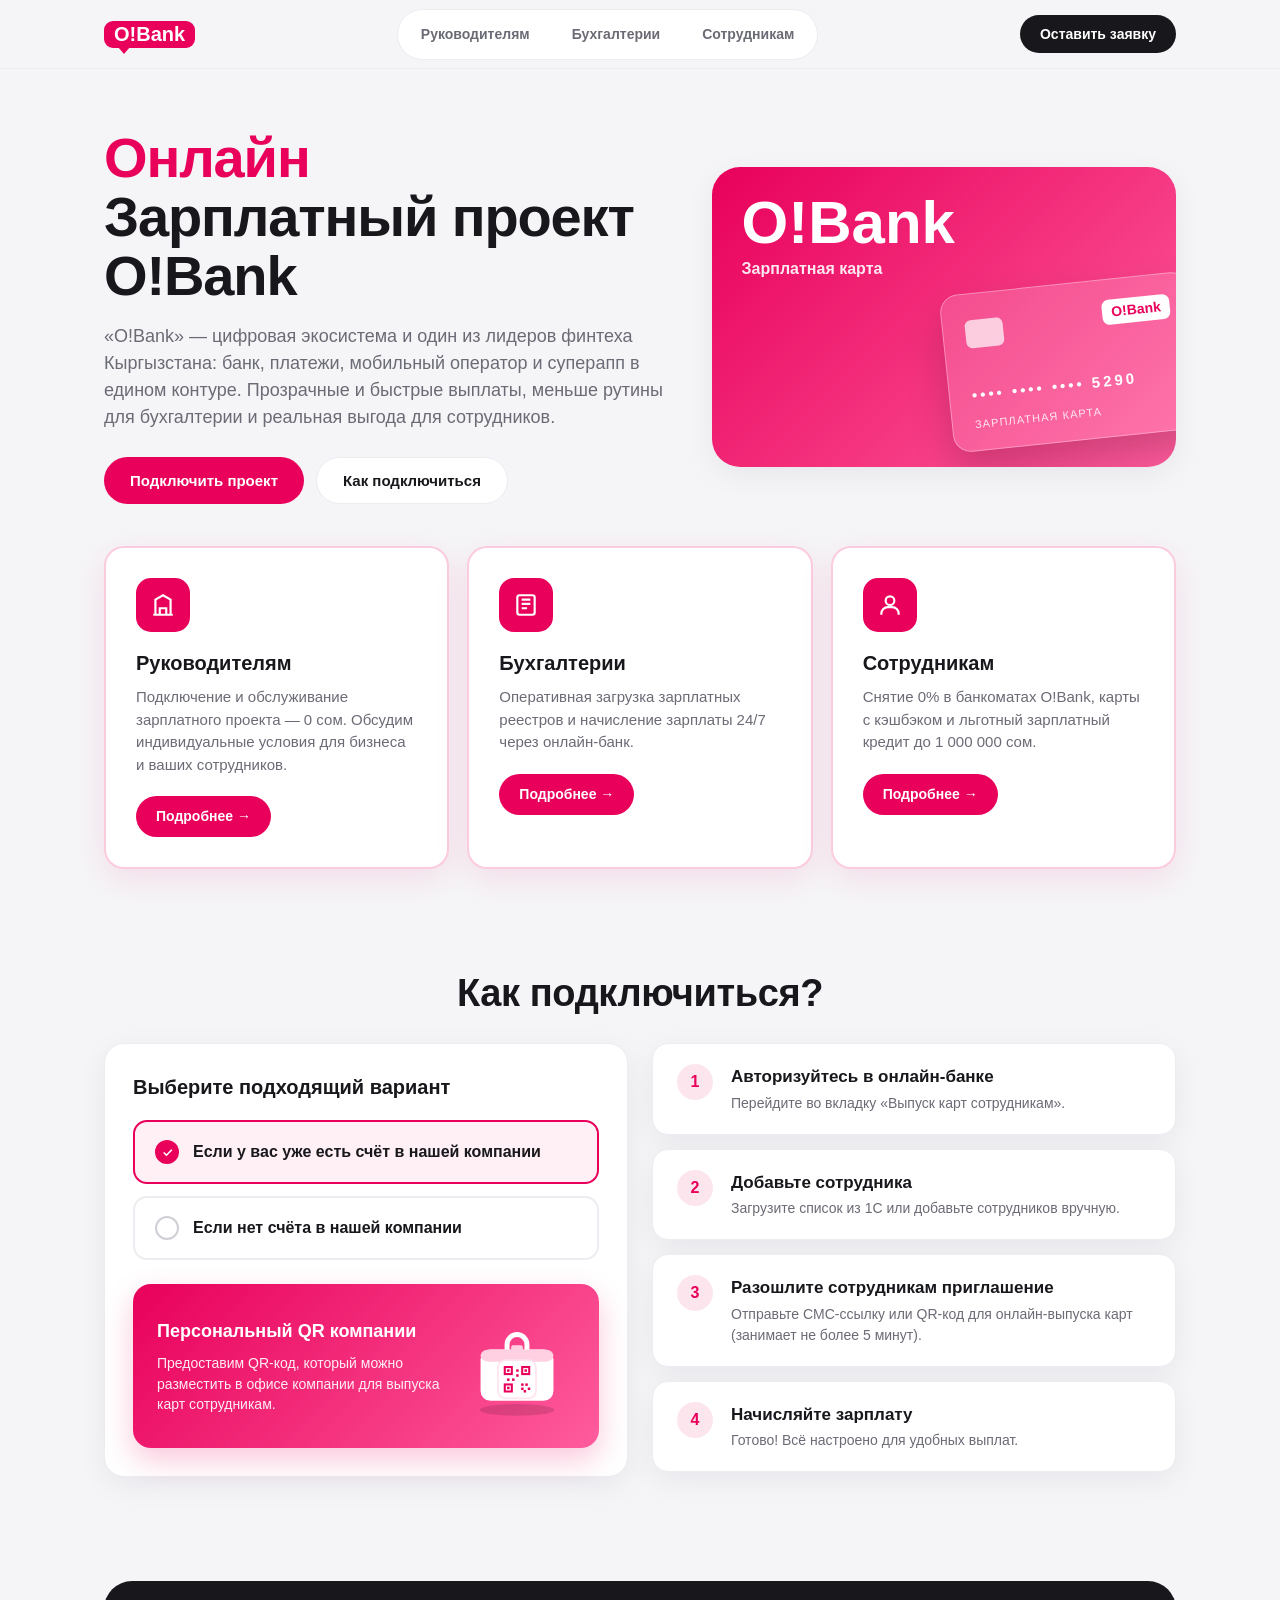
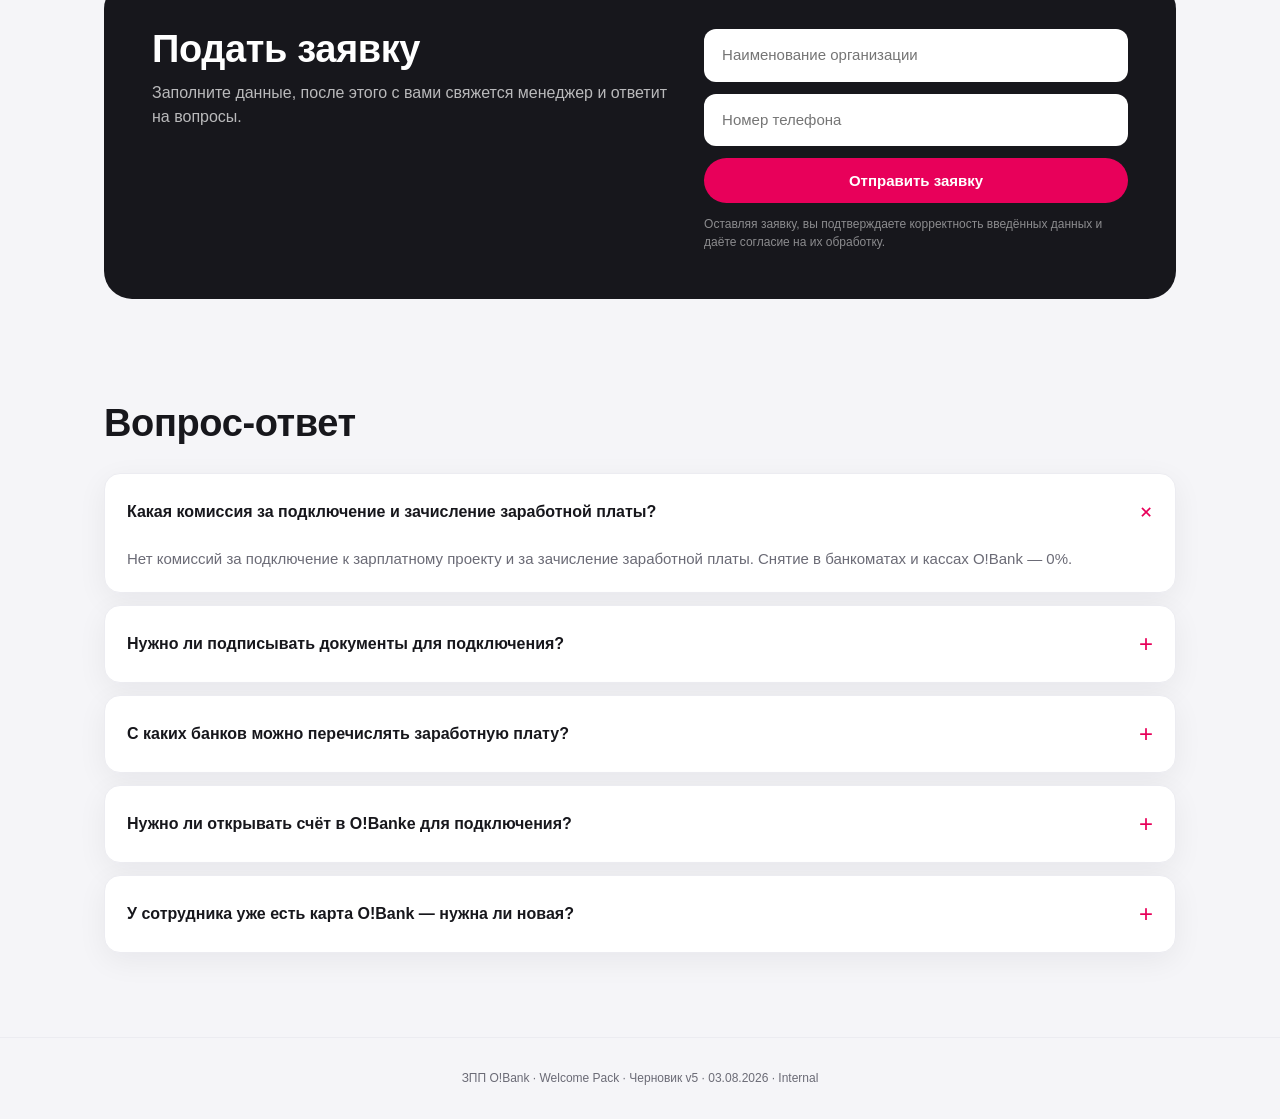
<file: welcome_pack.html>
<!DOCTYPE html>
<html lang="ru">
<head>
<meta charset="UTF-8">
<meta name="viewport" content="width=device-width, initial-scale=1.0">
<title>Зарплатный проект O!Bank — Welcome Pack</title>
<style>
  :root{
    --pink:#E8005A;--pink-dark:#c00049;--ink:#17171C;--muted:#6b6b76;
    --bg:#F5F5F8;--card:#FFFFFF;--line:#ececf1;--radius:20px;
    --shadow:0 8px 30px rgba(23,23,28,.06);--shadow-hover:0 14px 40px rgba(232,0,90,.14);
  }
  *{box-sizing:border-box;margin:0;padding:0}
  html{scroll-behavior:smooth}
  body{font-family:"Segoe UI",-apple-system,BlinkMacSystemFont,Roboto,Arial,sans-serif;color:var(--ink);background:var(--bg);line-height:1.5;-webkit-font-smoothing:antialiased}
  .wrap{max-width:1120px;margin:0 auto;padding:0 24px}
  a{color:inherit;text-decoration:none}

  header{position:sticky;top:0;z-index:50;background:var(--bg);border-bottom:1px solid var(--line)}
  .hbar{display:flex;align-items:center;justify-content:space-between;height:68px}
  .logo{display:flex;align-items:center;gap:10px;font-weight:700;font-size:20px;background:none;border:0;cursor:pointer;font-family:inherit}
  .logo .badge{background:var(--pink);color:#fff;border-radius:9px;padding:2px 10px;font-weight:700;position:relative}
  .logo .badge::after{content:"";position:absolute;left:14px;bottom:-6px;border-width:7px 6px 0 6px;border-style:solid;border-color:var(--pink) transparent transparent transparent}
  nav.tabs{display:flex;gap:6px;background:#fff;border:1px solid var(--line);border-radius:999px;padding:5px}
  nav.tabs button{border:0;background:transparent;font:inherit;font-weight:600;color:var(--muted);padding:9px 18px;border-radius:999px;cursor:pointer;transition:.2s;white-space:nowrap;font-size:14px}
  nav.tabs button.active{background:var(--pink);color:#fff}
  .hcta{background:var(--ink);color:#fff;padding:11px 20px;border-radius:999px;font-weight:600;font-size:14px;cursor:pointer;border:0}
  .hcta:hover{background:#000}

  section.block{padding:52px 0}
  .eyebrow{color:var(--pink);font-weight:700;letter-spacing:.12em;text-transform:uppercase;font-size:12px;margin-bottom:14px}
  h1{font-size:clamp(32px,5vw,56px);line-height:1.05;font-weight:700;letter-spacing:-.02em}
  h2{font-size:clamp(24px,3.4vw,38px);line-height:1.1;font-weight:700;letter-spacing:-.01em;margin-bottom:10px}
  h3{font-size:20px;font-weight:700;margin-bottom:6px}
  p.lead{font-size:18px;color:var(--muted);max-width:640px}
  .pink{color:var(--pink)}
  .muted{color:var(--muted);font-size:15px}

  .hero{padding:60px 0 34px}
  .hero .inner{display:grid;grid-template-columns:1.1fr .9fr;gap:40px;align-items:center}
  .art{background:linear-gradient(135deg,var(--pink),#ff5c9d);border-radius:28px;min-height:300px;position:relative;overflow:hidden;box-shadow:var(--shadow)}
  .art .big{position:absolute;color:#fff;font-weight:700;top:26px;left:30px;font-size:60px;line-height:1}
  .art .big small{display:block;font-size:16px;font-weight:600;opacity:.9;margin-top:8px}
  .art .card-mock{position:absolute;right:-20px;bottom:26px;width:250px;height:158px;background:rgba(255,255,255,.16);border:1px solid rgba(255,255,255,.35);border-radius:18px;transform:rotate(-6deg);box-shadow:0 20px 40px rgba(0,0,0,.18)}
  .art .card-mock .chip{position:absolute;top:26px;left:22px;width:38px;height:28px;background:rgba(255,255,255,.7);border-radius:6px}
  .art .card-mock .cbadge{position:absolute;top:20px;right:20px;background:#fff;color:var(--pink);font-weight:700;border-radius:7px;padding:2px 9px;font-size:14px}
  .art .card-mock .num{position:absolute;bottom:44px;left:22px;color:#fff;letter-spacing:3px;font-size:15px;font-weight:600}
  .art .card-mock .lbl{position:absolute;bottom:18px;left:22px;color:rgba(255,255,255,.85);font-size:11px;letter-spacing:.1em}
  .btn-row{display:flex;gap:12px;margin-top:26px;flex-wrap:wrap}
  .btn{padding:14px 26px;border-radius:999px;font-weight:600;cursor:pointer;border:0;font-size:15px;transition:.2s;font-family:inherit}
  .btn-primary{background:var(--pink);color:#fff}
  .btn-primary:hover{background:var(--pink-dark)}
  .btn-ghost{background:#fff;color:var(--ink);border:1px solid var(--line)}
  .btn-ghost:hover{border-color:var(--pink);color:var(--pink)}

  .stats{display:grid;grid-template-columns:repeat(3,1fr);gap:18px;margin-top:8px}
  .stat{background:var(--card);border:1px solid var(--line);border-radius:var(--radius);padding:26px;box-shadow:var(--shadow)}
  .stat .n{font-size:40px;font-weight:700;color:var(--pink);line-height:1}
  .stat .t{color:var(--muted);margin-top:8px;font-size:14px}

  .grid{display:grid;gap:18px}
  .g3{grid-template-columns:repeat(3,1fr)}
  .g2{grid-template-columns:repeat(2,1fr)}
  .card{background:var(--card);border:1px solid var(--line);border-radius:var(--radius);padding:28px;box-shadow:var(--shadow);transition:.2s}
  .card.hoverable{cursor:pointer}
  .card.hoverable:hover{transform:translateY(-3px);box-shadow:var(--shadow-hover)}
  .ic{width:46px;height:46px;border-radius:13px;background:rgba(232,0,90,.1);color:var(--pink);display:flex;align-items:center;justify-content:center;margin-bottom:16px}
  .ic svg{width:24px;height:24px}
  .card ul{list-style:none;margin-top:12px}
  .card ul li{position:relative;padding-left:24px;margin:9px 0;color:var(--muted);font-size:15px}
  .card ul li::before{content:"";position:absolute;left:0;top:8px;width:8px;height:8px;border-radius:50%;background:var(--pink)}
  .go{color:var(--pink);font-weight:600;margin-top:16px;display:inline-flex;align-items:center;gap:6px;font-size:14px}

  .aud-head{text-align:center;margin-bottom:26px}
  .aud-head h2{margin-bottom:6px}
  .aud-card{position:relative;background:#fff;border:2px solid rgba(232,0,90,.20);border-radius:var(--radius);padding:30px;box-shadow:0 10px 34px rgba(232,0,90,.10);transition:.2s;cursor:pointer}
  .aud-card:hover{transform:translateY(-4px);border-color:var(--pink);box-shadow:0 18px 46px rgba(232,0,90,.24)}
  .aud-card .ic{width:54px;height:54px;border-radius:15px;background:var(--pink);color:#fff}
  .aud-card .ic svg{width:26px;height:26px}
  .aud-card .pill{display:inline-flex;align-items:center;gap:6px;margin-top:20px;background:var(--pink);color:#fff;font-weight:600;font-size:14px;padding:10px 20px;border-radius:999px;transition:.2s}
  .aud-card:hover .pill{background:var(--pink-dark)}

  .tbl{background:var(--card);border:1px solid var(--line);border-radius:var(--radius);overflow:hidden;box-shadow:var(--shadow)}
  table{border-collapse:collapse;width:100%;font-size:15px}
  th,td{text-align:left;padding:15px 20px;border-bottom:1px solid var(--line);vertical-align:top}
  thead th{background:#fafafb;font-weight:700;font-size:13px;text-transform:uppercase;letter-spacing:.04em;color:var(--muted)}
  tbody tr:last-child td{border-bottom:0}
  td.free{color:#0a9d63;font-weight:600}
  .tbl-note{font-size:12px;color:var(--muted);padding:14px 20px;background:#fafafb}
  .tbl-scroll{overflow-x:auto}

  .steps{counter-reset:s;display:grid;grid-template-columns:repeat(3,1fr);gap:18px}
  .step{background:var(--card);border:1px solid var(--line);border-radius:var(--radius);padding:28px;position:relative;box-shadow:var(--shadow)}
  .step .num{width:44px;height:44px;border-radius:50%;background:var(--pink);color:#fff;font-weight:700;font-size:20px;display:flex;align-items:center;justify-content:center;margin-bottom:16px}

  .hl{display:grid;grid-template-columns:repeat(3,1fr);gap:18px;text-align:center}
  .hl .box{background:linear-gradient(135deg,var(--pink),#ff4f96);color:#fff;border-radius:var(--radius);padding:30px 20px}
  .hl .box .n{font-size:44px;font-weight:700;line-height:1}
  .hl .box .t{opacity:.92;margin-top:8px;font-size:14px}

  /* connect toggle */
  .toggle{display:inline-flex;background:#fff;border:1px solid var(--line);border-radius:999px;padding:5px;margin-bottom:26px;flex-wrap:wrap;gap:4px}
  .toggle button{border:0;background:transparent;font:inherit;font-weight:600;color:var(--muted);padding:11px 22px;border-radius:999px;cursor:pointer;transition:.2s;font-size:14px}
  .toggle button.active{background:var(--pink);color:#fff}
  .flow{display:none}
  .flow.active{display:block;animation:fade .3s ease}
  .flowlist{display:grid;gap:14px}
  .frow{display:flex;gap:18px;align-items:flex-start;background:var(--card);border:1px solid var(--line);border-radius:16px;padding:20px 24px;box-shadow:var(--shadow)}
  .frow .n{flex:0 0 36px;height:36px;border-radius:50%;background:rgba(232,0,90,.1);color:var(--pink);font-weight:700;display:flex;align-items:center;justify-content:center}
  .frow .tx h3{font-size:17px;margin-bottom:3px}
  .frow .tx p{color:var(--muted);font-size:14px}

  .faq details{background:var(--card);border:1px solid var(--line);border-radius:16px;padding:2px 22px;margin-bottom:12px;box-shadow:var(--shadow)}
  .faq summary{cursor:pointer;font-weight:600;padding:18px 0;list-style:none;display:flex;justify-content:space-between;align-items:center;gap:16px}
  .faq summary::-webkit-details-marker{display:none}
  .faq summary::after{content:"+";color:var(--pink);font-size:24px;font-weight:400;transition:.2s}
  .faq details[open] summary::after{transform:rotate(45deg)}
  .faq details p{color:var(--muted);padding:0 0 20px;font-size:15px}

  .cta{background:var(--ink);color:#fff;border-radius:28px;padding:48px;display:grid;grid-template-columns:1.1fr .9fr;gap:34px;align-items:start}
  .cta h2{color:#fff}
  .cta p{color:rgba(255,255,255,.7);margin-top:8px}
  .cta .form{display:grid;gap:12px}
  .cta input{padding:15px 18px;border-radius:12px;border:0;font:inherit;font-size:15px;width:100%}
  .cta .btn-primary{width:100%}
  .cta small{color:rgba(255,255,255,.5);font-size:12px}


  .connect-grid{display:grid;grid-template-columns:1fr 1fr;gap:24px;align-items:start}
  .choice-card{background:var(--card);border:1px solid var(--line);border-radius:var(--radius);padding:28px;box-shadow:var(--shadow)}
  .choice-card h3{margin-bottom:18px}
  .choice{display:flex;align-items:center;gap:14px;width:100%;text-align:left;background:#fff;border:2px solid var(--line);border-radius:14px;padding:18px 20px;margin-bottom:12px;cursor:pointer;font:inherit;font-weight:600;color:var(--ink);transition:.2s;line-height:1.35}
  .choice:hover{border-color:rgba(232,0,90,.4)}
  .choice.active{border-color:var(--pink);background:rgba(232,0,90,.06)}
  .choice .radio{flex:0 0 24px;height:24px;border-radius:50%;border:2px solid #cfcfd6;display:flex;align-items:center;justify-content:center;transition:.2s}
  .choice.active .radio{border-color:var(--pink);background:var(--pink)}
  .choice .radio svg{width:13px;height:13px;color:#fff;opacity:0;transition:.2s}
  .choice.active .radio svg{opacity:1}
  .vid-cap{color:var(--muted);font-size:14px;margin:24px 0 12px}
  .vid{width:100%;border-radius:16px;overflow:hidden;box-shadow:var(--shadow);background:#000;line-height:0}
  .vid video{width:100%;display:block;border-radius:16px}
  .promo-qr{margin-top:24px;background:linear-gradient(135deg,var(--pink),#ff5c9d);border-radius:18px;padding:24px;color:#fff;display:flex;gap:16px;align-items:center;box-shadow:0 12px 30px rgba(232,0,90,.22)}
  .promo-qr .txt{flex:1;min-width:0}
  .promo-qr h3{color:#fff;margin-bottom:8px;font-size:18px}
  .promo-qr p{color:rgba(255,255,255,.92);font-size:14px;line-height:1.45}
  .promo-qr .illus{flex:0 0 116px;width:116px;height:auto}
  @media(max-width:520px){.promo-qr{flex-direction:column;text-align:center}}
  @media(max-width:860px){.connect-grid{grid-template-columns:1fr}}


  .qr{display:flex;justify-content:center;padding:22px;background:#fff;border:1px solid var(--line);border-radius:16px;box-shadow:var(--shadow)}
  .qr img{width:200px;height:200px;image-rendering:pixelated}

  #thankyou{position:fixed;inset:0;z-index:999;background:linear-gradient(135deg,var(--pink),var(--pink-dark));display:none;align-items:center;justify-content:center;text-align:center;overflow:hidden}
  #thankyou.show{display:flex}
  #thankyou #fw{position:absolute;inset:0;width:100%;height:100%;z-index:1}
  #thankyou .ty-content{position:relative;z-index:2;color:#fff;padding:24px;max-width:660px;animation:fade .5s ease}
  #thankyou .ty-logo{display:inline-flex;align-items:center;gap:10px;font-weight:700;font-size:26px;margin-bottom:22px}
  #thankyou .ty-logo .badge{background:#fff;color:var(--pink);border-radius:9px;padding:2px 10px;position:relative}
  #thankyou .ty-logo .badge::after{content:"";position:absolute;left:14px;bottom:-6px;border-width:7px 6px 0 6px;border-style:solid;border-color:#fff transparent transparent transparent}
  #thankyou h1{font-size:clamp(34px,6vw,60px);line-height:1.05;margin-bottom:16px;color:#fff}
  #thankyou p{font-size:19px;color:rgba(255,255,255,.92);margin-bottom:30px}
  #thankyou .btn-white{background:#fff;color:var(--pink);padding:15px 34px;border-radius:999px;font-weight:700;font-size:16px;border:0;cursor:pointer;font-family:inherit}

  .panel{display:none}
  .panel.active{display:block;animation:fade .3s ease}
  @keyframes fade{from{opacity:0;transform:translateY(8px)}to{opacity:1;transform:none}}
  .sec-head{max-width:680px;margin-bottom:28px}

  footer{border-top:1px solid var(--line);margin-top:20px;padding:30px 0;color:var(--muted);font-size:12px;text-align:center;line-height:1.7}

  @media(max-width:860px){
    .hero .inner{grid-template-columns:1fr}
    .art{min-height:220px}
    .stats,.g3,.g2,.steps,.hl{grid-template-columns:1fr}
    .cta{grid-template-columns:1fr;padding:32px}
    nav.tabs{order:3;width:100%;justify-content:center}
    .hbar{flex-wrap:wrap;height:auto;padding:12px 0;gap:10px}
    .hcta{display:none}
  }
</style>
</head>
<body>

<header>
  <div class="wrap hbar">
    <button class="logo" onclick="switchTab('home')"><span class="badge">O!Bank</span></button>
    <nav class="tabs">
      <button data-tab="ceo">Руководителям</button>
      <button data-tab="acc">Бухгалтерии</button>
      <button data-tab="emp">Сотрудникам</button>
    </nav>
    <button class="hcta" onclick="goApply()">Оставить заявку</button>
  </div>
</header>

<!-- =================== ГЛАВНАЯ =================== -->
<div class="panel active" id="home">
  <section class="hero">
    <div class="wrap inner">
      <div>
        <h1><span class="pink">Онлайн</span><br>Зарплатный проект O!Bank</h1>
        <p class="lead" style="margin-top:18px">«O!Bank» — цифровая экосистема и один из лидеров финтеха Кыргызстана: банк, платежи, мобильный оператор и суперапп в едином контуре. Прозрачные и быстрые выплаты, меньше рутины для бухгалтерии и реальная выгода для сотрудников.</p>
        <div class="btn-row">
          <button class="btn btn-primary" onclick="goApply()">Подключить проект</button>
          <button class="btn btn-ghost" onclick="document.getElementById('connect').scrollIntoView({behavior:'smooth'})">Как подключиться</button>
        </div>
      </div>
      <div class="art">
        <div class="big">O!Bank<small>Зарплатная карта</small></div>
        <div class="card-mock"><div class="chip"></div><div class="cbadge">O!Bank</div><div class="num">•••• •••• •••• 5290</div><div class="lbl">ЗАРПЛАТНАЯ КАРТА</div></div>
      </div>
    </div>
  </section>

  <!-- 3 audience cards (T-Bank style) -->
  <section class="block" style="padding-top:8px">
    <div class="wrap">
      <div class="grid g3">
        <div class="aud-card" onclick="switchTab('ceo')">
          <div class="ic"><svg viewBox="0 0 24 24" fill="none" stroke="currentColor" stroke-width="2"><path d="M3 21h18M5 21V7l7-4 7 4v14M9 21v-6h6v6"/></svg></div>
          <h3>Руководителям</h3>
          <p class="muted" style="margin-top:8px">Подключение и обслуживание зарплатного проекта — 0 сом. Обсудим индивидуальные условия для бизнеса и ваших сотрудников.</p>
          <span class="pill">Подробнее →</span>
        </div>
        <div class="aud-card" onclick="switchTab('acc')">
          <div class="ic"><svg viewBox="0 0 24 24" fill="none" stroke="currentColor" stroke-width="2"><rect x="4" y="3" width="16" height="18" rx="2"/><path d="M8 7h8M8 11h8M8 15h5"/></svg></div>
          <h3>Бухгалтерии</h3>
          <p class="muted" style="margin-top:8px">Оперативная загрузка зарплатных реестров и начисление зарплаты 24/7 через онлайн-банк.</p>
          <span class="pill">Подробнее →</span>
        </div>
        <div class="aud-card" onclick="switchTab('emp')">
          <div class="ic"><svg viewBox="0 0 24 24" fill="none" stroke="currentColor" stroke-width="2"><circle cx="12" cy="8" r="4"/><path d="M4 21v-1a6 6 0 016-6h4a6 6 0 016 6v1"/></svg></div>
          <h3>Сотрудникам</h3>
          <p class="muted" style="margin-top:8px">Снятие 0% в банкоматах O!Bank, карты с кэшбэком и льготный зарплатный кредит до 1 000 000 сом.</p>
          <span class="pill">Подробнее →</span>
        </div>
      </div>
    </div>
  </section>

  <!-- Как подключиться (Freedom, 2 варианта) -->
  <section class="block" id="connect">
    <div class="wrap">
      <div class="sec-head" style="text-align:center;max-width:none;margin:0 0 28px"><h2>Как подключиться?</h2></div>
      <div class="connect-grid">
        <div class="choice-card">
          <h3>Выберите подходящий вариант</h3>
          <button class="choice active" data-flow="has" onclick="switchFlow('has')">
            <span class="radio"><svg viewBox="0 0 24 24" fill="none" stroke="currentColor" stroke-width="3"><path d="M5 12l5 5L20 7"/></svg></span>
            Если у вас уже есть счёт в нашей компании
          </button>
          <button class="choice" data-flow="no" onclick="switchFlow('no')">
            <span class="radio"><svg viewBox="0 0 24 24" fill="none" stroke="currentColor" stroke-width="3"><path d="M5 12l5 5L20 7"/></svg></span>
            Если нет счёта в нашей компании
          </button>
          <div class="promo-qr">
            <div class="txt">
              <h3>Персональный QR компании</h3>
              <p>Предоставим QR-код, который можно разместить в офисе компании для выпуска карт сотрудникам.</p>
            </div>
            <svg class="illus" viewBox="0 0 140 140" fill="none" xmlns="http://www.w3.org/2000/svg" aria-hidden="true">
              <ellipse cx="70" cy="123" rx="45" ry="7" fill="rgba(0,0,0,.13)"/>
              <path d="M58 50 v-6 a12 12 0 0 1 24 0 v6" stroke="#ffffff" stroke-width="6" fill="none" stroke-linecap="round"/>
              <rect x="26" y="50" width="88" height="62" rx="12" fill="#ffffff"/>
              <rect x="26" y="50" width="88" height="15" rx="10" fill="#ffd0e2"/>
              <rect x="63" y="45" width="14" height="9" rx="2" fill="#ffd0e2"/>
              <g transform="translate(47,63)">
                <rect width="46" height="46" rx="9" fill="#fff" stroke="#ffe3ef" stroke-width="2"/>
                <g fill="#E8005A">
                  <path d="M7 7h11v11H7z"/><rect x="9.5" y="9.5" width="6" height="6" fill="#fff"/><rect x="11" y="11" width="3" height="3"/>
                  <path d="M28 7h11v11H28z"/><rect x="30.5" y="9.5" width="6" height="6" fill="#fff"/><rect x="32" y="11" width="3" height="3"/>
                  <path d="M7 28h11v11H7z"/><rect x="9.5" y="30.5" width="6" height="6" fill="#fff"/><rect x="11" y="32" width="3" height="3"/>
                  <rect x="28" y="28" width="3" height="3"/><rect x="33" y="28" width="3" height="3"/>
                  <rect x="28" y="33" width="3" height="3"/><rect x="36" y="33" width="3" height="3"/>
                  <rect x="31" y="36" width="3" height="3"/><rect x="22" y="11" width="3" height="3"/>
                  <rect x="22" y="17" width="3" height="3"/><rect x="11" y="22" width="3" height="3"/>
                  <rect x="17" y="22" width="3" height="3"/>
                </g>
              </g>
            </svg>
          </div>
        </div>
        <div>
          <div class="flow active" id="flow-has">
            <div class="flowlist">
              <div class="frow"><div class="n">1</div><div class="tx"><h3>Авторизуйтесь в онлайн-банке</h3><p>Перейдите во вкладку «Выпуск карт сотрудникам».</p></div></div>
              <div class="frow"><div class="n">2</div><div class="tx"><h3>Добавьте сотрудника</h3><p>Загрузите список из 1С или добавьте сотрудников вручную.</p></div></div>
              <div class="frow"><div class="n">3</div><div class="tx"><h3>Разошлите сотрудникам приглашение</h3><p>Отправьте СМС-ссылку или QR-код для онлайн-выпуска карт (занимает не более 5 минут).</p></div></div>
              <div class="frow"><div class="n">4</div><div class="tx"><h3>Начисляйте зарплату</h3><p>Готово! Всё настроено для удобных выплат.</p></div></div>
            </div>
          </div>
          <div class="flow" id="flow-no">
            <div class="flowlist">
              <div class="frow"><div class="n">1</div><div class="tx"><h3>Откройте счёт в банке</h3><p>Счёт для ИП и ОсОО открывается онлайн без визита в банк.</p></div></div>
              <div class="frow"><div class="n">2</div><div class="tx"><h3>Оставьте заявку ниже</h3><p>Мы быстро обработаем запрос и свяжемся с вами.</p></div></div>
              <div class="frow"><div class="n">3</div><div class="tx"><h3>Получите QR-код</h3><p>Менеджер приедет к вам с готовым QR-кодом для выпуска карт.</p></div></div>
              <div class="frow"><div class="n">4</div><div class="tx"><h3>Сотрудники выпускают карты</h3><p>Сканируют QR-код и получают карту за 5 минут.</p></div></div>
              <div class="frow"><div class="n">5</div><div class="tx"><h3>Начисляйте зарплату</h3><p>Всё готово — процесс полностью настроен.</p></div></div>
            </div>
          </div>
        </div>
      </div>
    </div>
  </section>

  <!-- Подать заявку (Freedom form) -->
  <section class="block">
    <div class="wrap">
      <div class="cta">
        <div>
          <h2>Подать заявку</h2>
          <p>Заполните данные, после этого с вами свяжется менеджер и ответит на вопросы.</p>
        </div>
        <form class="form" id="apply" onsubmit="return demoSubmit(event)">
          <input type="text" placeholder="Наименование организации" required>
          <input type="tel" placeholder="Номер телефона" required>
          <button class="btn btn-primary" type="submit">Отправить заявку</button>
          <small>Оставляя заявку, вы подтверждаете корректность введённых данных и даёте согласие на их обработку.</small>
        </form>
      </div>
    </div>
  </section>

  <!-- Вопрос-ответ -->
  <section class="block">
    <div class="wrap">
      <div class="sec-head"><h2>Вопрос-ответ</h2></div>
      <div class="faq">
        <details open><summary>Какая комиссия за подключение и зачисление заработной платы?</summary><p>Нет комиссий за подключение к зарплатному проекту и за зачисление заработной платы. Снятие в банкоматах и кассах O!Bank — 0%.</p></details>
        <details><summary>Нужно ли подписывать документы для подключения?</summary><p>Подключение осуществляется как с подписанием договора, так и без — на усмотрение организации.</p></details>
        <details><summary>С каких банков можно перечислять заработную плату?</summary><p>Перечислять зарплату можно с любого банка.</p></details>
        <details><summary>Нужно ли открывать счёт в O!Bankе для подключения?</summary><p>Подключиться к зарплатному проекту можно без открытия счёта.</p></details>
        <details><summary>У сотрудника уже есть карта O!Bank — нужна ли новая?</summary><p>Нет, достаточно одной карты. Для зачисления зарплаты сотрудник выгружает реквизиты карты в приложении «O!Bank» и передаёт в бухгалтерию.</p></details>
      </div>
    </div>
  </section>
</div>

<!-- =================== РУКОВОДИТЕЛЯМ =================== -->
<div class="panel" id="ceo">
  <section class="hero">
    <div class="wrap inner">
      <div>
        <div class="eyebrow">Руководителям</div>
        <h1>Условия — <span class="pink">без скрытых платежей</span></h1>
        <p class="lead" style="margin-top:18px">Подключение и обслуживание зарплатного проекта — 0 сом. Прозрачные тарифы, утверждённые протоколом банка.</p>
        <div class="btn-row"><button class="btn btn-primary" onclick="goApply()">Оставить заявку</button></div>
      </div>
      <div class="art">
        <div class="big">0 сом<small>За подключение и обслуживание</small></div>
        <div class="card-mock"><div class="chip"></div><div class="cbadge">O!Bank</div><div class="num">•••• •••• •••• 5290</div><div class="lbl">ЗАРПЛАТНАЯ КАРТА</div></div>
      </div>
    </div>
  </section>

  <section class="block" style="padding-top:0">
    <div class="wrap">
      <div class="grid g2">
        <div class="card"><div class="ic"><svg viewBox="0 0 24 24" fill="none" stroke="currentColor" stroke-width="2"><rect x="2" y="5" width="20" height="14" rx="2"/><path d="M2 10h20"/></svg></div>
          <h3>Премиальный сервис</h3>
          <ul>
            <li>Персональный ассистент</li>
            <li>Выпуск премиальной карты</li>
          </ul></div>
        <div class="card"><div class="ic"><svg viewBox="0 0 24 24" fill="none" stroke="currentColor" stroke-width="2"><path d="M12 1v22M17 5H9.5a3.5 3.5 0 000 7h5a3.5 3.5 0 010 7H6"/></svg></div>
          <h3>Подключение дополнительных продуктов на <span class="pink" style="font-size:1.18em">льготных</span> условиях</h3>
          <ul>
            <li>Проводной интернет от Saima и корпоративная связь от О!</li>
            <li>Установка QR и POS-терминалов</li>
            <li>Кредиты для бизнеса</li>
          </ul></div>
      </div>
    </div>
  </section>

  <section class="block" style="padding-top:0">
    <div class="wrap">
      <div class="sec-head"><h2>Условия зарплатного проекта</h2></div>
      <div class="tbl tbl-scroll">
        <table><tbody>
          <tr><td><b>Валюта карты</b></td><td>KGS, USD, EUR, KZT</td></tr>
          <tr><td><b>Выпуск и перевыпуск карты</b></td><td class="free">Бесплатно</td></tr>
          <tr><td><b>Обслуживание 1-й и последующие годы</b></td><td class="free">Бесплатно</td></tr>
          <tr><td><b>Зачисление зарплаты на счёт</b></td><td class="free">Бесплатно</td></tr>
          <tr><td><b>Снятие в банкоматах и кассах O!Bank</b></td><td class="free">Бесплатно (0%)</td></tr>
          <tr><td><b>Снятие в чужих банкоматах, КР</b></td><td>до 100 000 сом/мес бесплатно, свыше — 1% (min 250 сом)</td></tr>
          <tr><td><b>Оплата через POS-терминалы</b></td><td class="free">Бесплатно</td></tr>
          <tr><td><b>Снятие за рубежом</b></td><td>1% (min 250 сом)</td></tr>
          <tr><td><b>Зарплатный кредит для сотрудников</b></td><td>19% годовых · до 1 000 000 сом · до 48 мес</td></tr>
          <tr><td><b>Приложение «O!Bank»</b></td><td class="free">Бесплатно</td></tr>
        </tbody></table>
        <div class="tbl-note">Тарифы утверждены Протоколом №71/2025-10 от 18.12.2025, действуют с 13.01.2026.</div>
      </div>
    </div>
  </section>
</div>

<!-- =================== БУХГАЛТЕРИИ =================== -->
<div class="panel" id="acc">
  <section class="hero">
    <div class="wrap inner">
      <div>
        <div class="eyebrow">Бухгалтерии</div>
        <h1>Меньше рутины, <span class="pink">выплаты в один клик</span></h1>
        <p class="lead" style="margin-top:18px">Оперативная загрузка реестров, начисление 24/7 через онлайн-банк и мгновенное зачисление зарплаты.</p>
        <div class="btn-row"><button class="btn btn-primary" onclick="goApply()">Оставить заявку</button></div>
      </div>
      <div class="art">
        <div class="big">24/7<small>Начисление онлайн</small></div>
        <div class="card-mock"><div class="chip"></div><div class="cbadge">O!Bank</div><div class="num">РЕЕСТР · 1 КЛИК</div><div class="lbl">ЗАЧИСЛЕНИЕ ЗАРПЛАТЫ</div></div>
      </div>
    </div>
  </section>

  <section class="block" style="padding-top:0">
    <div class="wrap">
      <div class="sec-head"><h2>Автоматизируем процессы</h2><p class="lead">Чтобы сэкономить время бухгалтерии и убрать ручные операции.</p></div>
      <div class="grid g3">
        <div class="card"><div class="ic"><svg viewBox="0 0 24 24" fill="none" stroke="currentColor" stroke-width="2"><path d="M4 4h16v4H4zM4 10h16v10H4z"/><path d="M8 14h8M8 17h5"/></svg></div>
          <h3>Один реестр</h3><p class="muted" style="margin-top:8px">Оперативная загрузка зарплатных реестров и повторные выплаты по загруженному списку.</p></div>
        <div class="card"><div class="ic"><svg viewBox="0 0 24 24" fill="none" stroke="currentColor" stroke-width="2"><circle cx="12" cy="12" r="9"/><path d="M12 7v5l3 3"/></svg></div>
          <h3>Начисление 24/7</h3><p class="muted" style="margin-top:8px">Зачисление зарплаты в любое время через онлайн-банк — без визита в отделение.</p></div>
        <div class="card"><div class="ic"><svg viewBox="0 0 24 24" fill="none" stroke="currentColor" stroke-width="2"><path d="M13 2L3 14h7l-1 8 10-12h-7z"/></svg></div>
          <h3>Мгновенное зачисление</h3><p class="muted" style="margin-top:8px">Деньги на картах сотрудников сразу после отправки реестра. Бесплатный выпуск карт.</p></div>
      </div>
    </div>
  </section>
</div>

<!-- =================== СОТРУДНИКАМ =================== -->
<div class="panel" id="emp">
  <section class="hero">
    <div class="wrap inner">
      <div>
        <div class="eyebrow">Сотрудникам</div>
        <h1>Твоя зарплата <span class="pink">работает на тебя</span></h1>
        <p class="lead" style="margin-top:18px">Снятие 0% в банкоматах O!Bank, кэшбэк, приложение «O!Bank» и льготный зарплатный кредит.</p>
        <div class="btn-row"><button class="btn btn-primary" onclick="document.getElementById('loan').scrollIntoView({behavior:'smooth'})">Зарплатный кредит</button></div>
      </div>
      <div class="art">
        <div class="big">0%<small>Снятие в банкоматах O!Bank</small></div>
        <div class="card-mock"><div class="chip"></div><div class="cbadge">O!Bank</div><div class="num">VISA · ЭЛКАРТ</div><div class="lbl">КЭШБЭК · МУЛЬТИВАЛЮТА</div></div>
      </div>
    </div>
  </section>

  <section class="block" style="padding-top:0">
    <div class="wrap">
      <div class="sec-head"><h2>Что получаешь с зарплатной картой</h2></div>
      <div class="grid g3">
        <div class="card"><div class="ic"><svg viewBox="0 0 24 24" fill="none" stroke="currentColor" stroke-width="2"><rect x="2" y="6" width="20" height="12" rx="2"/><circle cx="12" cy="12" r="2"/></svg></div><h3>Снятие 0%</h3><p class="muted" style="margin-top:8px">Без комиссии в банкоматах и кассах O!Bank по всей стране.</p></div>
        <div class="card"><div class="ic"><svg viewBox="0 0 24 24" fill="none" stroke="currentColor" stroke-width="2"><path d="M20 12v6a2 2 0 01-2 2H6a2 2 0 01-2-2v-6"/><path d="M2 7h20v5H2zM12 22V7M12 7S9 2 6.5 4 9 7 12 7zm0 0s3-5 5.5-3S15 7 12 7z"/></svg></div><h3>Кэшбэк за покупки</h3><p class="muted" style="margin-top:8px">Карты с кэшбэком и спецпредложения экосистемы «O!Bank».</p></div>
        <div class="card"><div class="ic"><svg viewBox="0 0 24 24" fill="none" stroke="currentColor" stroke-width="2"><rect x="7" y="2" width="10" height="20" rx="2"/><path d="M11 18h2"/></svg></div><h3>Приложение «O!Bank»</h3><p class="muted" style="margin-top:8px">Платежи, переводы и управление картой — бесплатно, 24/7.</p></div>
      </div>
    </div>
  </section>

  <section class="block" id="loan" style="padding-top:0">
    <div class="wrap">
      <div class="sec-head"><h2>Зарплатный кредит — на льготных условиях</h2></div>
      <div class="hl">
        <div class="box"><div class="n">19%</div><div class="t">годовых по программе «Зарплатный»</div></div>
        <div class="box"><div class="n">1 000 000</div><div class="t">макс. сумма, сом</div></div>
        <div class="box"><div class="n">48 мес</div><div class="t">макс. срок кредита</div></div>
      </div>
      <div class="grid g2" style="margin-top:18px">
        <div class="card"><h3>Как оформить</h3><ul>
          <li>До 200 000 сом на срок до 24 мес — онлайн в приложении «O!Bank», без обеспечения и визита в банк</li>
          <li>Свыше 200 000 сом — в отделении банка</li>
          <li>Быстрое решение, минимум документов</li>
          <li>Досрочное погашение без штрафов</li>
        </ul></div>
        <div class="card"><h3>Ипотека для сотрудников</h3><ul>
          <li>Ставка 18% первые 3 года, далее 21,5% на 7 лет</li>
          <li>Сумма до 12,5 млн сом, срок до 10 лет</li>
          <li>Первоначальный взнос от 20%</li>
          <li>Досрочное погашение без ограничений</li>
        </ul></div>
      </div>
      <p class="muted" style="font-size:13px;margin-top:16px">По решению кредитного комитета может быть запрошено обеспечение. Точные условия определяются кредитным договором.</p>
    </div>
  </section>

  <section class="block" style="padding-top:0">
    <div class="wrap">
      <div class="sec-head"><h2>Как получать зарплату на карту O!Bank</h2></div>
      <div class="toggle">
        <button class="active" data-empflow="has" onclick="switchEmpFlow('has')">Если у вас уже есть счёт в нашем банке</button>
        <button data-empflow="no" onclick="switchEmpFlow('no')">Если нет счёта в нашем банке</button>
      </div>
      <div class="flow active" id="emp-flow-has">
        <div class="flowlist">
          <div class="frow"><div class="n">1</div><div class="tx"><h3>Зайдите в приложение Мой О!</h3><p>Перейдите во вкладку O!Bank и возьмите реквизиты счёта. При необходимости вы можете заказать физическую карту.</p></div></div>
          <div class="frow"><div class="n">2</div><div class="tx"><h3>Передайте реквизиты бухгалтерии</h3><p>Для зачисления заработной платы.</p></div></div>
          <div class="frow"><div class="n">3</div><div class="tx"><h3>Готово!</h3><p>В два клика вы уже будете получать заработную плату.</p></div></div>
        </div>
      </div>
      <div class="flow" id="emp-flow-no">
        <div class="flowlist">
          <div class="frow"><div class="n">1</div><div class="tx"><h3>Скачайте приложение Мой О!</h3><p>И откройте счёт онлайн. При необходимости вы можете заказать физическую карту.</p></div></div>
          <div class="frow"><div class="n">2</div><div class="tx"><h3>Передайте реквизиты бухгалтерии</h3><p>Для зачисления заработной платы.</p></div></div>
          <div class="frow"><div class="n">3</div><div class="tx"><h3>Готово!</h3><p>В три клика вы уже будете получать заработную плату.</p></div></div>
        </div>
      </div>
    </div>
  </section>
</div>

<div id="thankyou">
  <canvas id="fw"></canvas>
  <div class="ty-content">
    <h1>Спасибо, что выбрали O!Bank</h1>
    <p>Заявка отправлена — менеджер свяжется с вами в ближайшее время. На этой странице вы найдёте инструкции для входа в онлайн-банк, список подключённых сервисов и контакты техподдержки.</p>
    <button class="btn-white" onclick="hideThanks()">Вернуться</button>
  </div>
</div>

<footer>
  <div class="wrap">
    ЗПП O!Bank · Welcome Pack · Черновик v5 · 03.08.2026 · Internal
  </div>
</footer>

<script>
  let currentTab = 'home';
  const btns = document.querySelectorAll('nav.tabs button');
  function switchTab(tab){
    currentTab = tab;
    document.querySelectorAll('.panel').forEach(p=>p.classList.toggle('active', p.id===tab));
    btns.forEach(b=>b.classList.toggle('active', b.dataset.tab===tab));
    window.scrollTo({top:0,behavior:'smooth'});
  }
  btns.forEach(b=>b.addEventListener('click',()=>switchTab(b.dataset.tab)));

  function switchFlow(f){
    document.querySelectorAll('.choice').forEach(b=>b.classList.toggle('active', b.dataset.flow===f));
    document.getElementById('flow-has').classList.toggle('active', f==='has');
    document.getElementById('flow-no').classList.toggle('active', f==='no');
  }

  function switchEmpFlow(f){
    document.querySelectorAll('[data-empflow]').forEach(b=>b.classList.toggle('active', b.dataset.empflow===f));
    document.getElementById('emp-flow-has').classList.toggle('active', f==='has');
    document.getElementById('emp-flow-no').classList.toggle('active', f==='no');
  }

  function goApply(){
    if(currentTab!=='home'){ switchTab('home'); }
    setTimeout(()=>document.getElementById('apply').scrollIntoView({behavior:'smooth'}), currentTab!=='home'?350:0);
  }

  function demoSubmit(e){
    e.preventDefault();
    showThanks();
    return false;
  }

  function showThanks(){
    document.getElementById('thankyou').classList.add('show');
    startFireworks();
  }
  function hideThanks(){
    document.getElementById('thankyou').classList.remove('show');
    stopFireworks();
  }

  let fwRAF=null,fwCtx=null,fwCanvas=null,fwParticles=[],fwTimer=0;
  const FW_COLORS=['#ffffff','#ffd1e6','#ff8ac0','#ffe08a','#c9f5e5'];
  function fwResize(){if(!fwCanvas)return;fwCanvas.width=fwCanvas.clientWidth;fwCanvas.height=fwCanvas.clientHeight;}
  function fwLaunch(){
    const cx=Math.random()*fwCanvas.width;
    const cy=Math.random()*fwCanvas.height*0.45+fwCanvas.height*0.08;
    const n=54+Math.floor(Math.random()*34);
    for(let i=0;i<n;i++){
      const a=Math.PI*2*i/n, sp=Math.random()*3.2+1.4;
      fwParticles.push({x:cx,y:cy,vx:Math.cos(a)*sp,vy:Math.sin(a)*sp,life:1,c:FW_COLORS[Math.floor(Math.random()*FW_COLORS.length)]});
    }
  }
  function fwTick(){
    fwCtx.fillStyle='rgba(192,0,73,0.22)';
    fwCtx.fillRect(0,0,fwCanvas.width,fwCanvas.height);
    for(const p of fwParticles){
      p.vx*=0.986; p.vy=p.vy*0.986+0.035; p.x+=p.vx*2; p.y+=p.vy*2; p.life-=0.011;
      if(p.life>0){fwCtx.globalAlpha=Math.max(p.life,0);fwCtx.beginPath();fwCtx.arc(p.x,p.y,2.3,0,7);fwCtx.fillStyle=p.c;fwCtx.fill();}
    }
    fwCtx.globalAlpha=1;
    fwParticles=fwParticles.filter(p=>p.life>0);
    if(++fwTimer%26===0) fwLaunch();
    fwRAF=requestAnimationFrame(fwTick);
  }
  function startFireworks(){
    fwCanvas=document.getElementById('fw'); fwCtx=fwCanvas.getContext('2d');
    fwResize(); window.addEventListener('resize',fwResize);
    fwParticles=[]; fwTimer=0; fwLaunch(); fwLaunch();
    cancelAnimationFrame(fwRAF); fwRAF=requestAnimationFrame(fwTick);
  }
  function stopFireworks(){cancelAnimationFrame(fwRAF); if(fwCtx)fwCtx.clearRect(0,0,fwCanvas.width,fwCanvas.height);}
</script>
</body>
</html>
</file>
